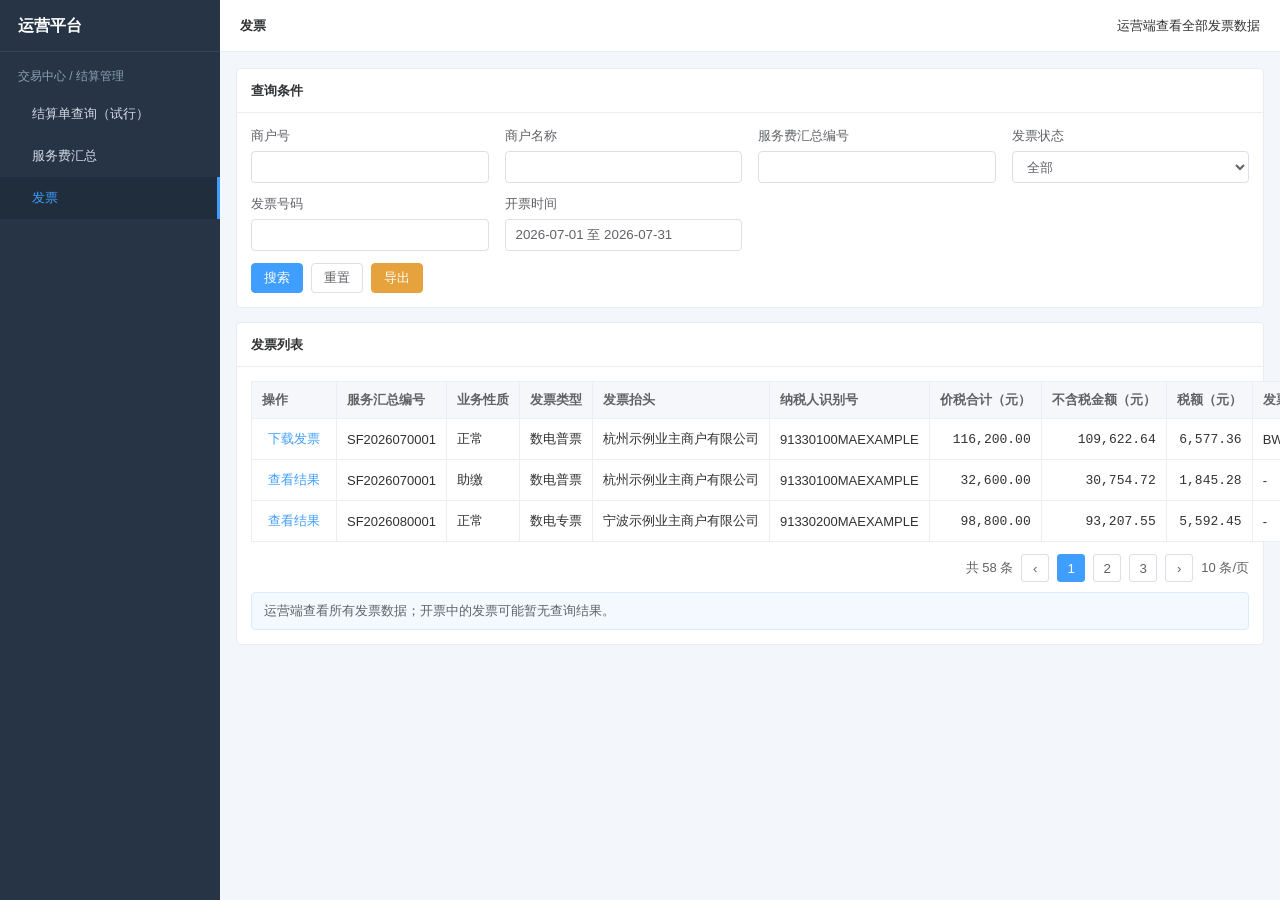
<file: 2-Human-Synergy-Collaboration/03-需求工作台/REQ-003 - 自动对账及线上开票/00-原始材料/线上对账与开票需求原型/prototype/manage-invoice.html>
<!doctype html>
<html lang="zh-CN">
<head>
  <meta charset="utf-8">
  <title>运营平台 - 发票</title>
  <link rel="stylesheet" href="assets/prototype.css">
  <script src="assets/prototype.js"></script>
</head>
<body>
<div class="layout">
  <aside class="sidebar">
    <div class="brand">运营平台</div>
    <div class="menu-title">交易中心 / 结算管理</div>
    <a class="menu-item" href="manage-settlement-query.html">结算单查询（试行）</a>
    <a class="menu-item" href="manage-service-fee-summary.html">服务费汇总</a>
    <a class="menu-item active" href="manage-invoice.html">发票</a>
  </aside>
  <main class="main">
    <div class="topbar"><strong>发票</strong><span>运营端查看全部发票数据</span></div>
    <div class="page">
      <div class="card">
        <div class="card-hd">查询条件</div>
        <div class="card-bd">
          <div class="form-grid">
            <div class="field"><label>商户号</label><input class="input"></div>
            <div class="field"><label>商户名称</label><input class="input"></div>
            <div class="field"><label>服务费汇总编号</label><input class="input"></div>
            <div class="field"><label>发票状态</label><select class="select"><option>全部</option><option>开票中</option><option>已开票</option><option>开票失败</option><option>部分成功</option></select></div>
            <div class="field"><label>发票号码</label><input class="input"></div>
            <div class="field"><label>开票时间</label><input class="input" value="2026-07-01 至 2026-07-31"></div>
          </div>
          <div class="toolbar"><button class="btn primary">搜索</button><button class="btn">重置</button><button class="btn warning">导出</button></div>
        </div>
      </div>
      <div class="card">
        <div class="card-hd">发票列表</div>
        <div class="card-bd">
          <table>
            <thead><tr><th>操作</th><th>服务汇总编号</th><th>业务性质</th><th>发票类型</th><th>发票抬头</th><th>纳税人识别号</th><th>价税合计（元）</th><th>不含税金额（元）</th><th>税额（元）</th><th>发票号码</th><th>开票时间</th><th>状态</th><th>失败原因</th></tr></thead>
            <tbody>
              <tr><td><button class="btn text">下载发票</button></td><td>SF2026070001</td><td>正常</td><td>数电普票</td><td>杭州示例业主商户有限公司</td><td>91330100MAEXAMPLE</td><td class="amount">116,200.00</td><td class="amount">109,622.64</td><td class="amount">6,577.36</td><td>BW202607190001</td><td>2026-07-19 10:30</td><td><span class="tag green">已开票</span></td><td>-</td></tr>
              <tr><td><button class="btn text" onclick="openDialog('resultDialog')">查看结果</button></td><td>SF2026070001</td><td>助缴</td><td>数电普票</td><td>杭州示例业主商户有限公司</td><td>91330100MAEXAMPLE</td><td class="amount">32,600.00</td><td class="amount">30,754.72</td><td class="amount">1,845.28</td><td>-</td><td>-</td><td><span class="tag red">开票失败</span></td><td>税号校验失败</td></tr>
              <tr><td><button class="btn text" onclick="openDialog('resultDialog')">查看结果</button></td><td>SF2026080001</td><td>正常</td><td>数电专票</td><td>宁波示例业主商户有限公司</td><td>91330200MAEXAMPLE</td><td class="amount">98,800.00</td><td class="amount">93,207.55</td><td class="amount">5,592.45</td><td>-</td><td>-</td><td><span class="tag orange">开票中</span></td><td>-</td></tr>
            </tbody>
          </table>
          <div class="pagination"><span>共 58 条</span><button class="page-btn">‹</button><button class="page-btn active">1</button><button class="page-btn">2</button><button class="page-btn">3</button><button class="page-btn">›</button><span>10 条/页</span></div>
          <div class="hint">运营端查看所有发票数据；开票中的发票可能暂无查询结果。</div>
        </div>
      </div>
    </div>
  </main>
</div>
<div class="dialog-mask" id="resultDialog">
  <div class="dialog">
    <div class="dialog-hd">百望查询结果 <button class="close" onclick="closeDialog('resultDialog')">×</button></div>
    <div class="dialog-bd">
      <table>
        <thead><tr><th>查询时间</th><th>请求流水号</th><th>接口结果</th><th>发票状态</th><th>失败原因/链接</th></tr></thead>
        <tbody>
          <tr><td>2026-07-19 10:00</td><td>REQ202607190002</td><td>成功返回</td><td><span class="tag orange">处理中</span></td><td>-</td></tr>
          <tr><td>2026-07-19 10:30</td><td>REQ202607190002</td><td>成功返回</td><td><span class="tag red">明确失败</span></td><td>税号校验失败</td></tr>
        </tbody>
      </table>
      <div class="hint">明确成功或明确失败后停止定时查询；长期未知和接口异常暂不在系统内告警，由运维线下处理。</div>
    </div>
    <div class="dialog-ft"><button class="btn primary" onclick="closeDialog('resultDialog')">关闭</button></div>
  </div>
</div>
</body>
</html>
</file>
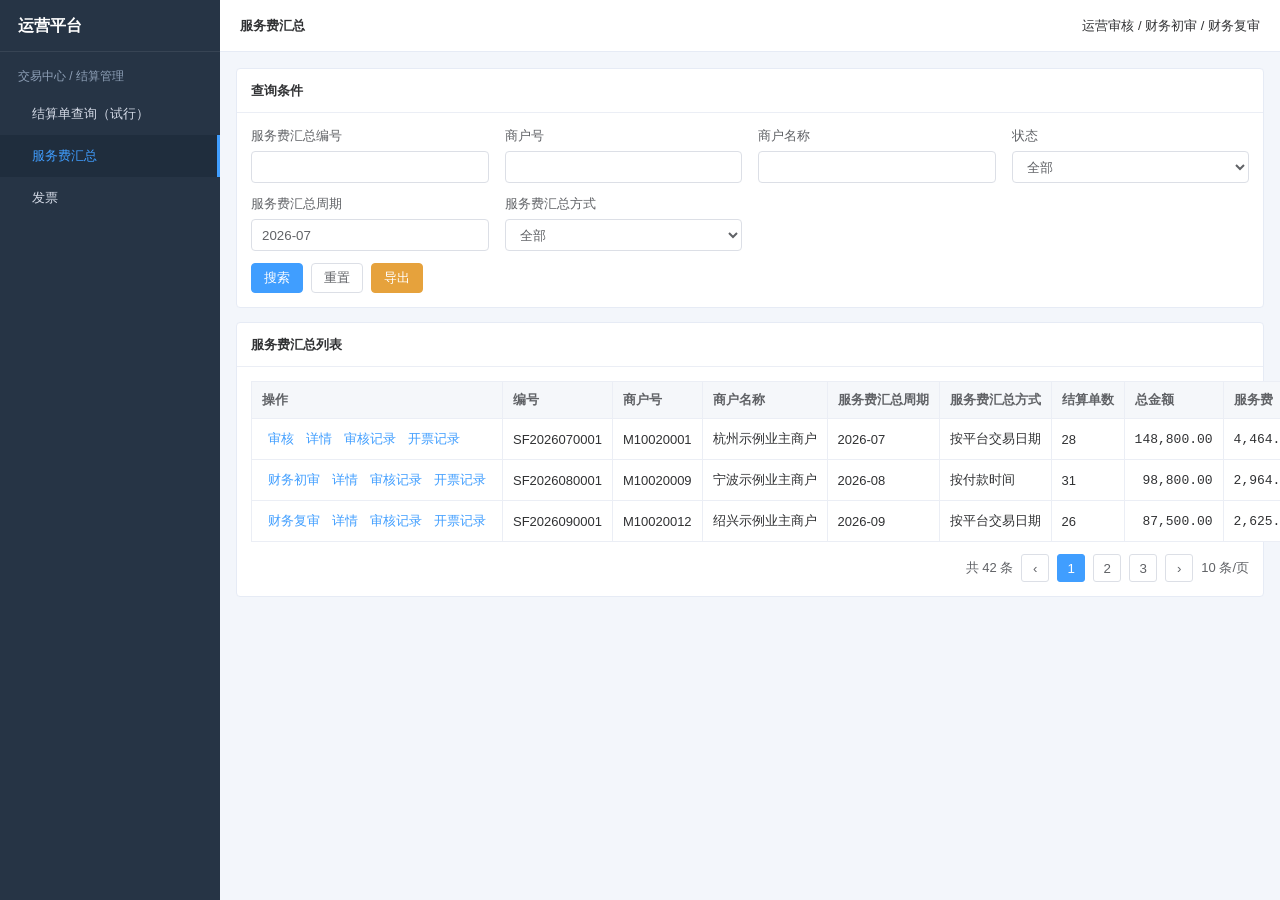
<file: 2-Human-Synergy-Collaboration/03-需求工作台/REQ-003 - 自动对账及线上开票/00-原始材料/线上对账与开票需求原型/prototype/manage-service-fee-summary.html>
<!doctype html>
<html lang="zh-CN">
<head>
  <meta charset="utf-8">
  <title>运营平台 - 服务费汇总</title>
  <link rel="stylesheet" href="assets/prototype.css">
  <script src="assets/prototype.js"></script>
</head>
<body>
<div class="layout">
  <aside class="sidebar">
    <div class="brand">运营平台</div>
    <div class="menu-title">交易中心 / 结算管理</div>
    <a class="menu-item" href="manage-settlement-query.html">结算单查询（试行）</a>
    <a class="menu-item active" href="manage-service-fee-summary.html">服务费汇总</a>
    <a class="menu-item" href="manage-invoice.html">发票</a>
  </aside>
  <main class="main">
    <div class="topbar"><strong>服务费汇总</strong><span>运营审核 / 财务初审 / 财务复审</span></div>
    <div class="page">
      <div class="card">
        <div class="card-hd">查询条件</div>
        <div class="card-bd">
          <div class="form-grid">
            <div class="field"><label>服务费汇总编号</label><input class="input"></div>
            <div class="field"><label>商户号</label><input class="input"></div>
            <div class="field"><label>商户名称</label><input class="input"></div>
            <div class="field"><label>状态</label><select class="select"><option>全部</option><option>待开票</option><option>待审核</option><option>待财务初审</option><option>待财务复审</option><option>开票中</option><option>已开票</option><option>开票失败</option><option>驳回待修改</option></select></div>
            <div class="field"><label>服务费汇总周期</label><input class="input" value="2026-07"></div>
            <div class="field"><label>服务费汇总方式</label><select class="select"><option>全部</option><option>按平台交易日期</option><option>按付款时间</option></select></div>
          </div>
          <div class="toolbar"><button class="btn primary">搜索</button><button class="btn">重置</button><button class="btn warning">导出</button></div>
        </div>
      </div>
      <div class="card">
        <div class="card-hd">服务费汇总列表</div>
        <div class="card-bd">
          <table>
            <thead><tr><th>操作</th><th>编号</th><th>商户号</th><th>商户名称</th><th>服务费汇总周期</th><th>服务费汇总方式</th><th>结算单数</th><th>总金额</th><th>服务费</th><th>状态</th><th>申请时间</th></tr></thead>
            <tbody>
              <tr><td><button class="btn text" onclick="openDialog('auditDialog')">审核</button><button class="btn text" onclick="openDialog('detailDialog')">详情</button><button class="btn text" onclick="openDialog('auditHistoryDialog')">审核记录</button><button class="btn text" onclick="openDialog('invoiceRecordDialog')">开票记录</button></td><td>SF2026070001</td><td>M10020001</td><td>杭州示例业主商户</td><td>2026-07</td><td>按平台交易日期</td><td>28</td><td class="amount">148,800.00</td><td class="amount">4,464.00</td><td><span class="tag orange">待审核</span></td><td>2026-07-20 09:30</td></tr>
              <tr><td><button class="btn text" onclick="openDialog('auditDialog')">财务初审</button><button class="btn text" onclick="openDialog('detailDialog')">详情</button><button class="btn text" onclick="openDialog('auditHistoryDialog')">审核记录</button><button class="btn text" onclick="openDialog('invoiceRecordDialog')">开票记录</button></td><td>SF2026080001</td><td>M10020009</td><td>宁波示例业主商户</td><td>2026-08</td><td>按付款时间</td><td>31</td><td class="amount">98,800.00</td><td class="amount">2,964.00</td><td><span class="tag">待财务初审</span></td><td>2026-08-18 10:42</td></tr>
              <tr><td><button class="btn text" onclick="openDialog('auditDialog')">财务复审</button><button class="btn text" onclick="openDialog('detailDialog')">详情</button><button class="btn text" onclick="openDialog('auditHistoryDialog')">审核记录</button><button class="btn text" onclick="openDialog('invoiceRecordDialog')">开票记录</button></td><td>SF2026090001</td><td>M10020012</td><td>绍兴示例业主商户</td><td>2026-09</td><td>按平台交易日期</td><td>26</td><td class="amount">87,500.00</td><td class="amount">2,625.00</td><td><span class="tag">待财务复审</span></td><td>2026-09-19 15:26</td></tr>
            </tbody>
          </table>
          <div class="pagination"><span>共 42 条</span><button class="page-btn">‹</button><button class="page-btn active">1</button><button class="page-btn">2</button><button class="page-btn">3</button><button class="page-btn">›</button><span>10 条/页</span></div>
        </div>
      </div>
    </div>
  </main>
</div>

<div class="dialog-mask" id="auditDialog">
  <div class="dialog">
    <div class="dialog-hd">审核 <button class="close" onclick="closeDialog('auditDialog')">×</button></div>
    <div class="dialog-bd">
      <div class="form-grid">
        <div class="field"><label>审核结果</label><select class="select"><option>通过</option><option>驳回</option></select></div>
        <div class="field" style="grid-column: span 3;"><label>审核意见</label><input class="input" value="资料无误，同意提交下一环节"></div>
      </div>
    </div>
    <div class="dialog-ft"><button class="btn" onclick="closeDialog('auditDialog')">取消</button><button class="btn primary" onclick="toast('审核结果已提交')">提交</button></div>
  </div>
</div>

<div class="dialog-mask" id="detailDialog">
  <div class="dialog">
    <div class="dialog-hd">服务费汇总详情 <button class="close" onclick="closeDialog('detailDialog')">×</button></div>
    <div class="dialog-bd">
      <div class="stats">
        <div class="stat">服务费汇总周期<div class="num">2026-07</div></div>
        <div class="stat">结算单数量<div class="num">28</div></div>
        <div class="stat">结算总金额（元）<div class="num">148,800.00</div></div>
        <div class="stat">服务费金额（元）<div class="num">4,464.00</div></div>
      </div>
      <table>
        <thead><tr><th>商户号</th><th>商户名称</th><th>商户类型</th><th>门店编号</th><th>门店名称</th><th>业务性质</th><th>结算日期</th><th>结算单号</th><th>结算笔数</th><th>结算总金额（元）</th><th>付款状态</th><th>付款时间</th><th>平台交易日期</th><th>服务费（元）</th></tr></thead>
        <tbody>
          <tr><td>M10020001</td><td>杭州示例业主商户</td><td>业主</td><td>S01001</td><td>西湖银泰停车场</td><td>正常</td><td>2026-07-02</td><td>SD202607010001</td><td>146</td><td class="amount">12,860.00</td><td><span class="tag green">成功</span></td><td>2026-07-05 10:20:11</td><td>2026-07-01</td><td class="amount">385.80</td></tr>
          <tr><td>M10020001</td><td>杭州示例业主商户</td><td>业主</td><td>S01002</td><td>西溪园区停车场</td><td>助缴</td><td>2026-07-03</td><td>SD202607020018</td><td>88</td><td class="amount">8,600.00</td><td><span class="tag green">成功</span></td><td>2026-07-06 14:08:32</td><td>2026-07-02</td><td class="amount">258.00</td></tr>
        </tbody>
      </table>
    </div>
    <div class="dialog-ft"><button class="btn primary" onclick="closeDialog('detailDialog')">关闭</button></div>
  </div>
</div>

<div class="dialog-mask" id="auditHistoryDialog">
  <div class="dialog">
    <div class="dialog-hd">审核记录 <button class="close" onclick="closeDialog('auditHistoryDialog')">×</button></div>
    <div class="dialog-bd">
      <div class="audit-flow">
        <div class="audit-step done">
          <div class="audit-dot">✓</div>
          <div class="audit-main">
            <div class="audit-title"><span class="step-no">第1步</span><strong>生成服务费汇总</strong><span class="tag green">成功</span></div>
            <div class="audit-card"><span class="tag">商户</span> 操作人：user20260609&nbsp;&nbsp;时间：2026-07-18 16:22:10<br>状态流转：- -> 待开票<br>处理结果：生成服务费汇总</div>
          </div>
        </div>
        <div class="audit-step done">
          <div class="audit-dot">✓</div>
          <div class="audit-main">
            <div class="audit-title"><span class="step-no">第2步</span><strong>提交审核</strong><span class="tag green">成功</span></div>
            <div class="audit-card"><span class="tag">商户</span> 操作人：user20260609&nbsp;&nbsp;时间：2026-07-20 09:30:00<br>状态流转：待开票 -> 待审核<br>处理结果：提交开票申请</div>
          </div>
        </div>
        <div class="audit-step done">
          <div class="audit-dot">✓</div>
          <div class="audit-main">
            <div class="audit-title"><span class="step-no">第3步</span><strong>运营审核通过</strong><span class="tag green">成功</span></div>
            <div class="audit-card"><span class="tag">运营</span> 操作人：admin&nbsp;&nbsp;时间：2026-07-20 10:12:30<br>状态流转：待审核 -> 待财务初审<br>处理结果：审核通过</div>
          </div>
        </div>
        <div class="audit-step">
          <div class="audit-dot">4</div>
          <div class="audit-main">
            <div class="audit-title"><span class="step-no">第4步</span><strong>财务初审</strong><span class="tag orange">待处理</span></div>
            <div class="audit-card">当前节点待财务人员处理。</div>
          </div>
        </div>
      </div>
    </div>
    <div class="dialog-ft"><button class="btn primary" onclick="closeDialog('auditHistoryDialog')">关闭</button></div>
  </div>
</div>

<div class="dialog-mask" id="invoiceRecordDialog">
  <div class="dialog">
    <div class="dialog-hd">开票记录 <button class="close" onclick="closeDialog('invoiceRecordDialog')">×</button></div>
    <div class="dialog-bd">
      <table>
        <thead><tr><th>提交时间</th><th>业务性质</th><th>发票类型</th><th>发票抬头</th><th>纳税人识别号</th><th>价税合计（元）</th><th>不含税金额（元）</th><th>税额（元）</th><th>状态</th></tr></thead>
        <tbody>
          <tr><td>2026-07-20 09:30</td><td>正常</td><td>数电普票</td><td>杭州示例业主商户有限公司</td><td>91330100MAEXAMPLE</td><td class="amount">116,200.00</td><td class="amount">109,622.64</td><td class="amount">6,577.36</td><td><span class="tag orange">待审核</span></td></tr>
          <tr><td>2026-07-20 09:30</td><td>助缴</td><td>数电专票</td><td>杭州示例业主商户有限公司</td><td>91330100MAEXAMPLE</td><td class="amount">32,600.00</td><td class="amount">30,754.72</td><td class="amount">1,845.28</td><td><span class="tag orange">待审核</span></td></tr>
        </tbody>
      </table>
    </div>
    <div class="dialog-ft"><button class="btn primary" onclick="closeDialog('invoiceRecordDialog')">关闭</button></div>
  </div>
</div>
</body>
</html>
</file>
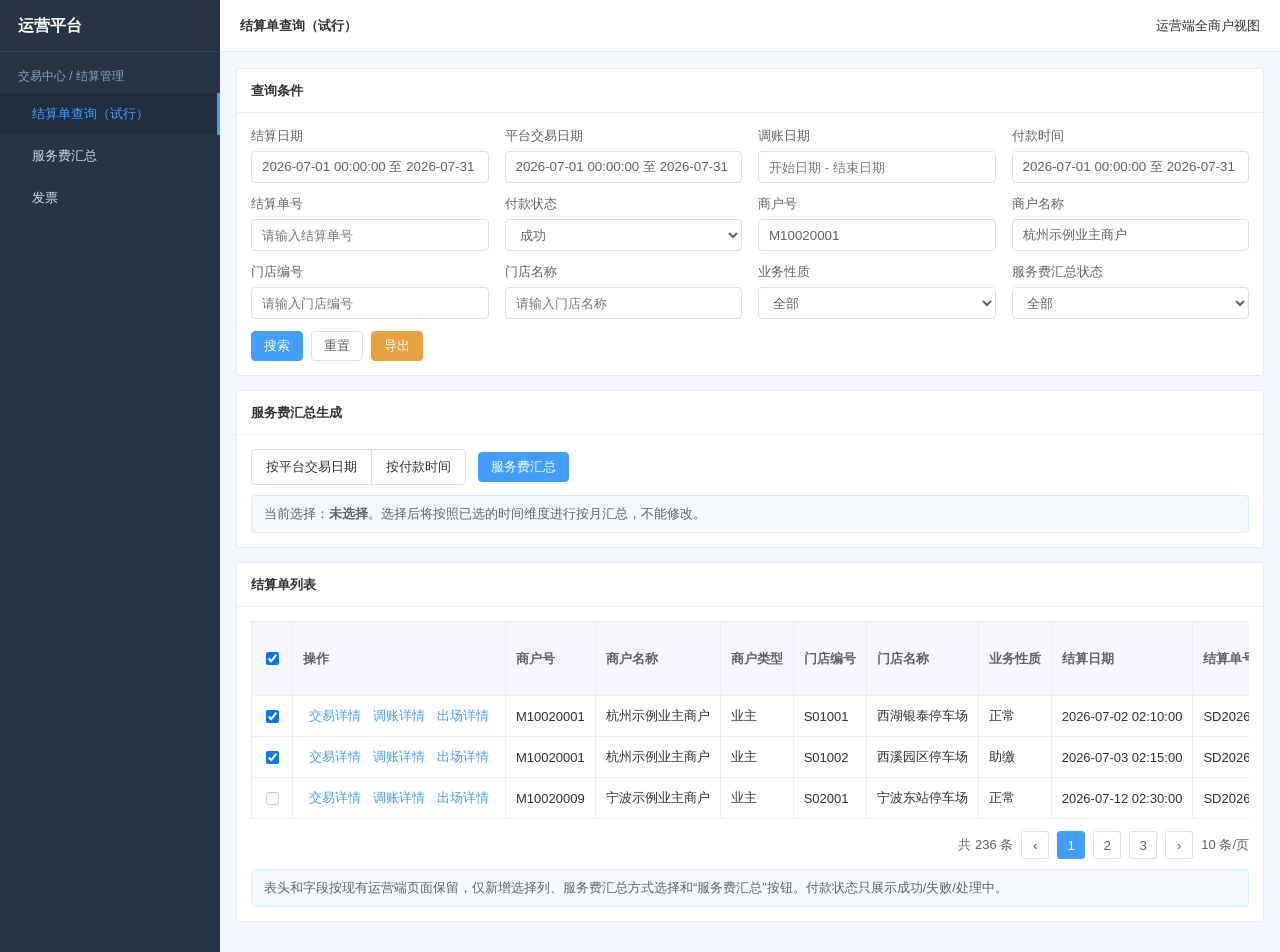
<file: 2-Human-Synergy-Collaboration/03-需求工作台/REQ-003 - 自动对账及线上开票/00-原始材料/线上对账与开票需求原型/prototype/manage-settlement-query.html>
<!doctype html>
<html lang="zh-CN">
<head>
  <meta charset="utf-8">
  <title>运营平台 - 结算单查询（试行）</title>
  <link rel="stylesheet" href="assets/prototype.css">
  <script src="assets/prototype.js"></script>
</head>
<body>
<div class="layout">
  <aside class="sidebar">
    <div class="brand">运营平台</div>
    <div class="menu-title">交易中心 / 结算管理</div>
    <a class="menu-item active" href="manage-settlement-query.html">结算单查询（试行）</a>
    <a class="menu-item" href="manage-service-fee-summary.html">服务费汇总</a>
    <a class="menu-item" href="manage-invoice.html">发票</a>
  </aside>
  <main class="main">
    <div class="topbar">
      <strong>结算单查询（试行）</strong>
      <span>运营端全商户视图</span>
    </div>
    <div class="page">
      <div class="card">
        <div class="card-hd">查询条件</div>
        <div class="card-bd">
          <div class="form-grid">
            <div class="field"><label>结算日期</label><input class="input" value="2026-07-01 00:00:00 至 2026-07-31 23:59:59"></div>
            <div class="field"><label>平台交易日期</label><input id="manageTransDate" class="input" value="2026-07-01 00:00:00 至 2026-07-31 23:59:59"></div>
            <div class="field"><label>调账日期</label><input class="input" placeholder="开始日期 - 结束日期"></div>
            <div class="field"><label>付款时间</label><input id="managePayTime" class="input" value="2026-07-01 00:00:00 至 2026-07-31 23:59:59"></div>
            <div class="field"><label>结算单号</label><input class="input" placeholder="请输入结算单号"></div>
            <div class="field"><label>付款状态</label><select class="select"><option>成功</option><option>失败</option><option>处理中</option></select></div>
            <div class="field"><label>商户号</label><input class="input" value="M10020001"></div>
            <div class="field"><label>商户名称</label><input class="input" value="杭州示例业主商户"></div>
            <div class="field"><label>门店编号</label><input class="input" placeholder="请输入门店编号"></div>
            <div class="field"><label>门店名称</label><input class="input" placeholder="请输入门店名称"></div>
            <div class="field"><label>业务性质</label><select class="select"><option>全部</option><option>正常</option><option>助缴</option></select></div>
            <div class="field"><label>服务费汇总状态</label><select class="select"><option>全部</option><option>待汇总</option><option>已汇总</option></select></div>
          </div>
          <div class="toolbar">
            <button class="btn primary">搜索</button>
            <button class="btn">重置</button>
            <button class="btn warning">导出</button>
          </div>
        </div>
      </div>

      <div class="card">
        <div class="card-hd">服务费汇总生成</div>
        <div class="card-bd">
          <div class="radio-group">
            <div class="radio" onclick="selectSummaryMode(this,'manageModeText','按平台交易日期','manageModeDialog','manageTransDate','managePayTime')">按平台交易日期</div>
            <div class="radio" onclick="selectSummaryMode(this,'manageModeText','按付款时间','manageModeDialog','managePayTime','manageTransDate')">按付款时间</div>
          </div>
          <button class="btn primary" style="margin-left:8px;" onclick="openSummaryIfMode('manageModeText','summaryDialog')">服务费汇总</button>
          <div class="hint">当前选择：<strong id="manageModeText">未选择</strong>。<span id="manageLockedModeText">选择后将按照已选的时间维度进行按月汇总，不能修改。</span></div>
        </div>
      </div>

      <div class="card">
        <div class="card-hd">结算单列表</div>
        <div class="card-bd">
          <div class="table-scroll">
            <table>
              <thead>
                <tr>
                  <th rowspan="2"><input type="checkbox" checked></th>
                  <th rowspan="2">操作</th>
                  <th rowspan="2">商户号</th>
                  <th rowspan="2">商户名称</th>
                  <th rowspan="2">商户类型</th>
                  <th rowspan="2">门店编号</th>
                  <th rowspan="2">门店名称</th>
                  <th rowspan="2">业务性质</th>
                  <th rowspan="2">结算日期</th>
                  <th rowspan="2">结算单号</th>
                  <th colspan="4">结算信息</th>
                  <th colspan="7">平台交易信息</th>
                  <th colspan="7">调账信息</th>
                  <th rowspan="2">服务费汇总状态</th>
                  <th rowspan="2">服务费汇总时间</th>
                  <th rowspan="2">服务费汇总操作人</th>
                </tr>
                <tr>
                  <th>结算笔数</th>
                  <th>结算总金额（元）</th>
                  <th>付款状态</th>
                  <th>付款时间</th>
                  <th>平台交易日期</th>
                  <th>交易笔数</th>
                  <th>交易总金额（元）</th>
                  <th>手续费1（元）</th>
                  <th>手续费2（元）</th>
                  <th>手续费3（元）</th>
                  <th>交易结算金额（元）</th>
                  <th>调账日期</th>
                  <th>调账笔数</th>
                  <th>调账总金额（元）</th>
                  <th>手续费1（元）</th>
                  <th>手续费2（元）</th>
                  <th>手续费3（元）</th>
                  <th>调账结算金额（元）</th>
                </tr>
              </thead>
              <tbody>
                <tr>
                  <td><input type="checkbox" checked></td>
                  <td><button class="btn text">交易详情</button><button class="btn text">调账详情</button><button class="btn text">出场详情</button></td>
                  <td>M10020001</td><td>杭州示例业主商户</td><td>业主</td><td>S01001</td><td>西湖银泰停车场</td><td>正常</td><td>2026-07-02 02:10:00</td><td>SD202607010001</td>
                  <td class="amount">146</td><td class="amount">12,860.00</td><td><span class="tag green">成功</span></td><td>2026-07-05 10:20:11</td>
                  <td>2026-07-01</td><td class="amount">146</td><td class="amount">13,400.00</td><td class="amount">120.00</td><td class="amount">80.00</td><td class="amount">185.80</td><td class="amount">12,860.00</td>
                  <td>2026-07-01</td><td class="amount">2</td><td class="amount">-60.00</td><td class="amount">0.60</td><td class="amount">0.40</td><td class="amount">0.80</td><td class="amount">-60.00</td>
                  <td><span class="tag orange">待汇总</span></td><td>-</td><td>-</td>
                </tr>
                <tr>
                  <td><input type="checkbox" checked></td>
                  <td><button class="btn text">交易详情</button><button class="btn text">调账详情</button><button class="btn text">出场详情</button></td>
                  <td>M10020001</td><td>杭州示例业主商户</td><td>业主</td><td>S01002</td><td>西溪园区停车场</td><td>助缴</td><td>2026-07-03 02:15:00</td><td>SD202607020018</td>
                  <td class="amount">88</td><td class="amount">8,600.00</td><td><span class="tag green">成功</span></td><td>2026-07-06 14:08:32</td>
                  <td>2026-07-02</td><td class="amount">88</td><td class="amount">8,900.00</td><td class="amount">70.00</td><td class="amount">55.00</td><td class="amount">133.00</td><td class="amount">8,600.00</td>
                  <td>2026-07-02</td><td class="amount">0</td><td class="amount">0.00</td><td class="amount">0.00</td><td class="amount">0.00</td><td class="amount">0.00</td><td class="amount">0.00</td>
                  <td><span class="tag orange">待汇总</span></td><td>-</td><td>-</td>
                </tr>
                <tr>
                  <td><input type="checkbox" disabled></td>
                  <td><button class="btn text">交易详情</button><button class="btn text">调账详情</button><button class="btn text">出场详情</button></td>
                  <td>M10020009</td><td>宁波示例业主商户</td><td>业主</td><td>S02001</td><td>宁波东站停车场</td><td>正常</td><td>2026-07-12 02:30:00</td><td>SD202607110078</td>
                  <td class="amount">64</td><td class="amount">6,400.00</td><td><span class="tag green">成功</span></td><td>2026-07-12 15:18:44</td>
                  <td>2026-07-11</td><td class="amount">64</td><td class="amount">6,500.00</td><td class="amount">60.00</td><td class="amount">45.00</td><td class="amount">87.00</td><td class="amount">6,400.00</td>
                  <td>2026-07-11</td><td class="amount">1</td><td class="amount">-30.00</td><td class="amount">0.30</td><td class="amount">0.20</td><td class="amount">0.40</td><td class="amount">-30.00</td>
                  <td><span class="tag green">已汇总</span></td><td>2026-07-13 09:40:00</td><td>运营A</td>
                </tr>
              </tbody>
            </table>
          </div>
          <div class="pagination"><span>共 236 条</span><button class="page-btn">‹</button><button class="page-btn active">1</button><button class="page-btn">2</button><button class="page-btn">3</button><button class="page-btn">›</button><span>10 条/页</span></div>
          <div class="hint">表头和字段按现有运营端页面保留，仅新增选择列、服务费汇总方式选择和“服务费汇总”按钮。付款状态只展示成功/失败/处理中。</div>
        </div>
      </div>
    </div>
  </main>
</div>

<div class="dialog-mask" id="summaryDialog">
  <div class="dialog">
    <div class="dialog-hd">生成服务费汇总 <button class="close" onclick="closeDialog('summaryDialog')">×</button></div>
    <div class="dialog-bd">
      <div class="stats">
        <div class="stat">选中结算单<div class="num">2</div></div>
        <div class="stat">服务费汇总周期<div class="num">2026-07</div></div>
        <div class="stat">结算总金额<div class="num">21,460.00</div></div>
        <div class="stat">服务费<div class="num">645.60</div></div>
      </div>
    </div>
    <div class="dialog-ft">
      <button class="btn" onclick="closeDialog('summaryDialog')">取消</button>
      <button class="btn primary" onclick="toast('已生成服务费汇总')">确认生成</button>
    </div>
  </div>
</div>

<div class="dialog-mask" id="manageModeDialog">
  <div class="dialog">
    <div class="dialog-hd">确认服务费汇总方式 <button class="close" onclick="closeDialog('manageModeDialog')">×</button></div>
    <div class="dialog-bd">
      <p class="dialog-text">确认按当前选择方式进行服务费汇总？确认后将按照已选的时间维度按月汇总，不能修改。</p>
    </div>
    <div class="dialog-ft">
      <button class="btn" onclick="closeDialog('manageModeDialog')">取消</button>
      <button class="btn primary" onclick="confirmMode('manageModeDialog','manageLockedModeText','manageModeText')">确认</button>
    </div>
  </div>
</div>
</body>
</html>
</file>
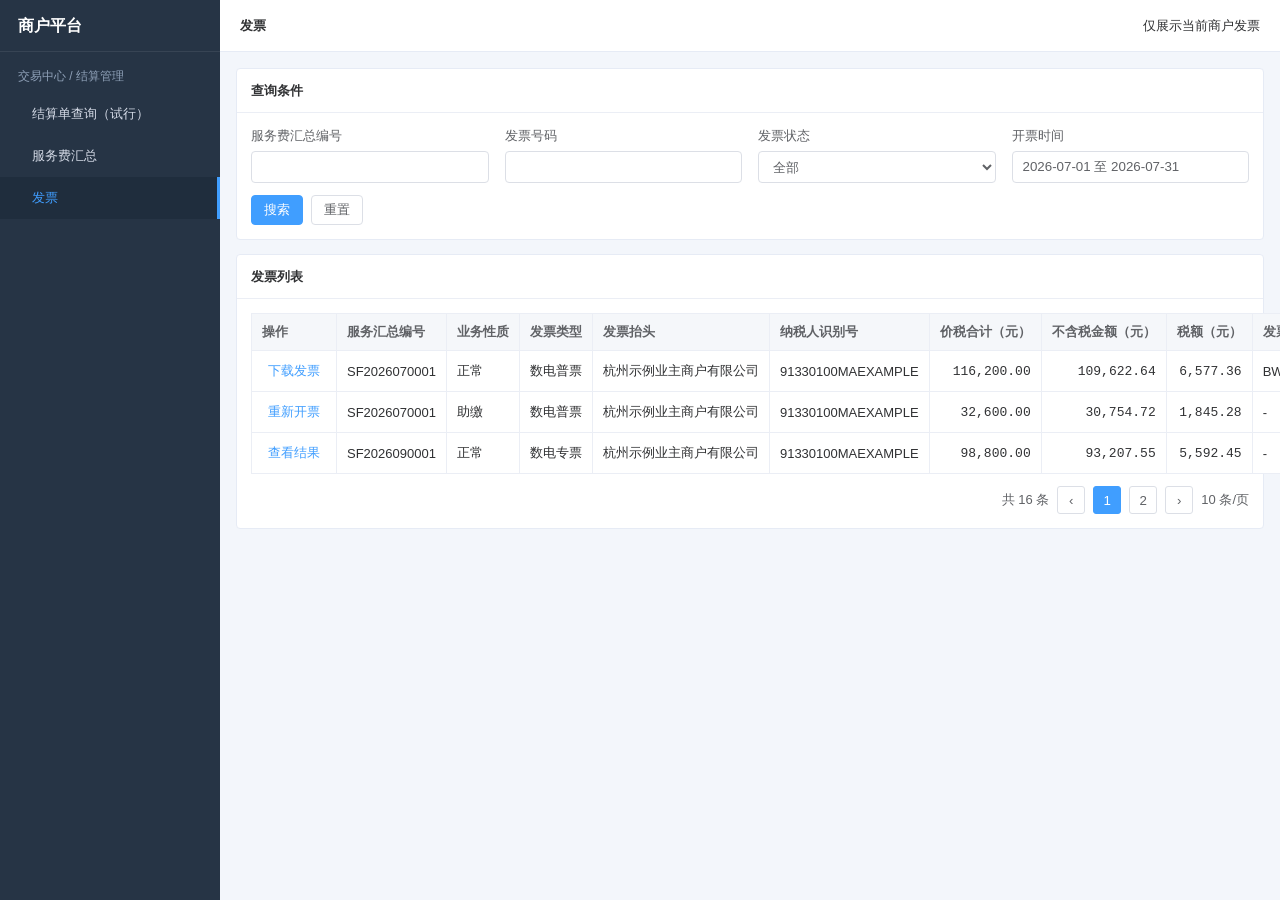
<file: 2-Human-Synergy-Collaboration/03-需求工作台/REQ-003 - 自动对账及线上开票/00-原始材料/线上对账与开票需求原型/prototype/merchant-invoice.html>
<!doctype html>
<html lang="zh-CN">
<head>
  <meta charset="utf-8">
  <title>商户平台 - 发票</title>
  <link rel="stylesheet" href="assets/prototype.css">
  <script src="assets/prototype.js"></script>
</head>
<body>
<div class="layout">
  <aside class="sidebar">
    <div class="brand">商户平台</div>
    <div class="menu-title">交易中心 / 结算管理</div>
    <a class="menu-item" href="merchant-settlement-query.html">结算单查询（试行）</a>
    <a class="menu-item" href="merchant-service-fee-summary.html">服务费汇总</a>
    <a class="menu-item active" href="merchant-invoice.html">发票</a>
  </aside>
  <main class="main">
    <div class="topbar"><strong>发票</strong><span>仅展示当前商户发票</span></div>
    <div class="page">
      <div class="card">
        <div class="card-hd">查询条件</div>
        <div class="card-bd">
          <div class="form-grid">
            <div class="field"><label>服务费汇总编号</label><input class="input"></div>
            <div class="field"><label>发票号码</label><input class="input"></div>
            <div class="field"><label>发票状态</label><select class="select"><option>全部</option><option>开票中</option><option>已开票</option><option>开票失败</option></select></div>
            <div class="field"><label>开票时间</label><input class="input" value="2026-07-01 至 2026-07-31"></div>
          </div>
          <div class="toolbar"><button class="btn primary">搜索</button><button class="btn">重置</button></div>
        </div>
      </div>
      <div class="card">
        <div class="card-hd">发票列表</div>
        <div class="card-bd">
          <table>
            <thead><tr><th>操作</th><th>服务汇总编号</th><th>业务性质</th><th>发票类型</th><th>发票抬头</th><th>纳税人识别号</th><th>价税合计（元）</th><th>不含税金额（元）</th><th>税额（元）</th><th>发票号码</th><th>开票时间</th><th>状态</th><th>失败原因</th></tr></thead>
            <tbody>
              <tr><td><button class="btn text">下载发票</button></td><td>SF2026070001</td><td>正常</td><td>数电普票</td><td>杭州示例业主商户有限公司</td><td>91330100MAEXAMPLE</td><td class="amount">116,200.00</td><td class="amount">109,622.64</td><td class="amount">6,577.36</td><td>BW202607190001</td><td>2026-07-19 10:30</td><td><span class="tag green">已开票</span></td><td>-</td></tr>
              <tr><td><button class="btn text" onclick="openDialog('reopenDialog')">重新开票</button></td><td>SF2026070001</td><td>助缴</td><td>数电普票</td><td>杭州示例业主商户有限公司</td><td>91330100MAEXAMPLE</td><td class="amount">32,600.00</td><td class="amount">30,754.72</td><td class="amount">1,845.28</td><td>-</td><td>-</td><td><span class="tag red">开票失败</span></td><td>税号校验失败</td></tr>
              <tr><td><button class="btn text" onclick="openDialog('resultDialog')">查看结果</button></td><td>SF2026090001</td><td>正常</td><td>数电专票</td><td>杭州示例业主商户有限公司</td><td>91330100MAEXAMPLE</td><td class="amount">98,800.00</td><td class="amount">93,207.55</td><td class="amount">5,592.45</td><td>-</td><td>-</td><td><span class="tag orange">开票中</span></td><td>-</td></tr>
            </tbody>
          </table>
          <div class="pagination"><span>共 16 条</span><button class="page-btn">‹</button><button class="page-btn active">1</button><button class="page-btn">2</button><button class="page-btn">›</button><span>10 条/页</span></div>
        </div>
      </div>
    </div>
  </main>
</div>

<div class="dialog-mask" id="resultDialog">
  <div class="dialog">
    <div class="dialog-hd">开票结果 <button class="close" onclick="closeDialog('resultDialog')">×</button></div>
    <div class="dialog-bd">
      <table>
        <thead><tr><th>查询时间</th><th>请求流水号</th><th>接口结果</th><th>发票状态</th><th>失败原因/链接</th></tr></thead>
        <tbody>
          <tr><td colspan="5" style="text-align:center;color:#909399;">暂无查询结果</td></tr>
        </tbody>
      </table>
    </div>
    <div class="dialog-ft"><button class="btn primary" onclick="closeDialog('resultDialog')">关闭</button></div>
  </div>
</div>

<div class="dialog-mask" id="reopenDialog">
  <div class="dialog">
    <div class="dialog-hd">重新开票 <button class="close" onclick="closeDialog('reopenDialog')">×</button></div>
    <div class="dialog-bd">
      <p class="dialog-text">是否确认重新开票？</p>
    </div>
    <div class="dialog-ft"><button class="btn" onclick="closeDialog('reopenDialog')">取消</button><button class="btn primary" onclick="toast('已提交重新开票')">确认</button></div>
  </div>
</div>
</body>
</html>
</file>
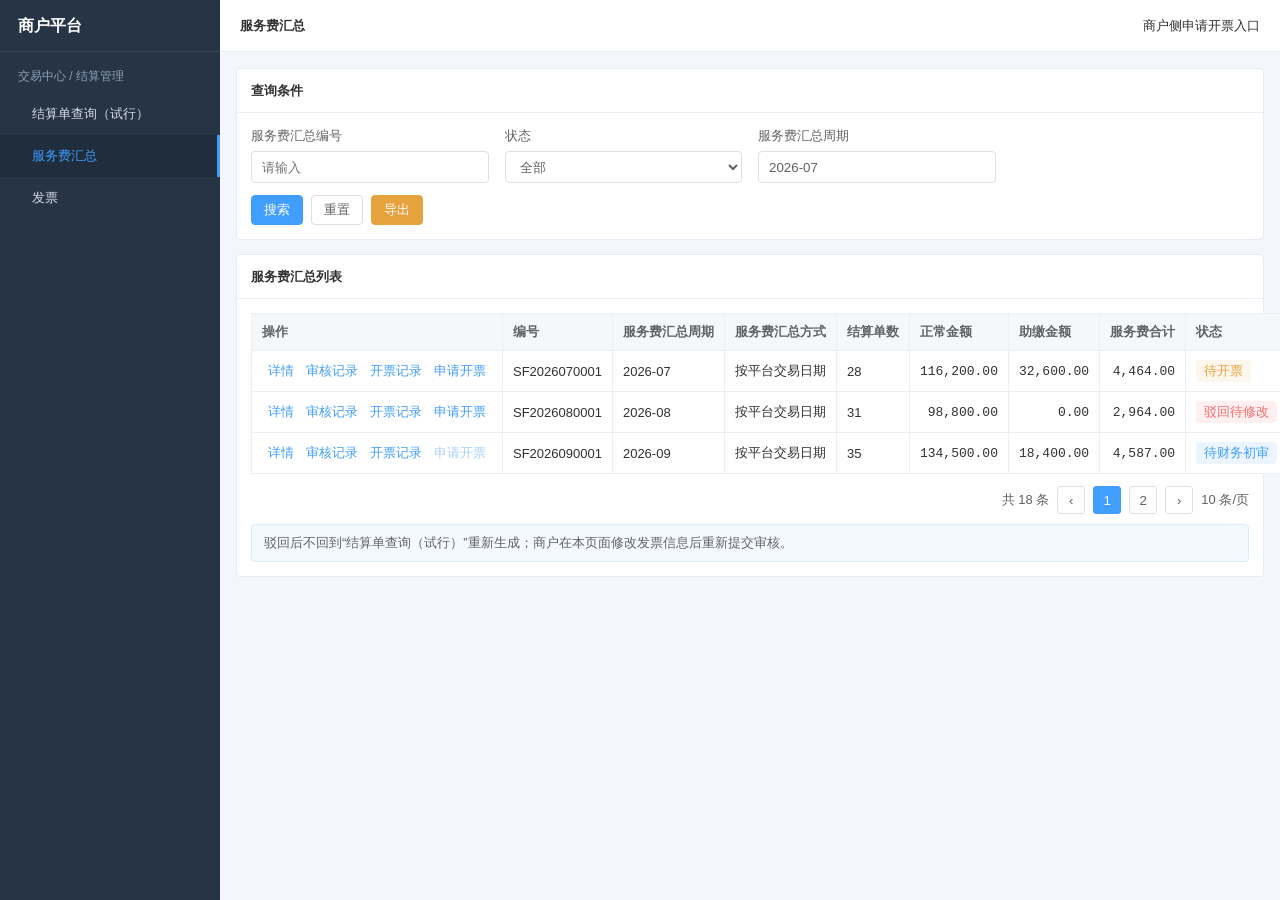
<file: 2-Human-Synergy-Collaboration/03-需求工作台/REQ-003 - 自动对账及线上开票/00-原始材料/线上对账与开票需求原型/prototype/merchant-service-fee-summary.html>
<!doctype html>
<html lang="zh-CN">
<head>
  <meta charset="utf-8">
  <title>商户平台 - 服务费汇总</title>
  <link rel="stylesheet" href="assets/prototype.css">
  <script src="assets/prototype.js"></script>
</head>
<body>
<div class="layout">
  <aside class="sidebar">
    <div class="brand">商户平台</div>
    <div class="menu-title">交易中心 / 结算管理</div>
    <a class="menu-item" href="merchant-settlement-query.html">结算单查询（试行）</a>
    <a class="menu-item active" href="merchant-service-fee-summary.html">服务费汇总</a>
    <a class="menu-item" href="merchant-invoice.html">发票</a>
  </aside>
  <main class="main">
    <div class="topbar"><strong>服务费汇总</strong><span>商户侧申请开票入口</span></div>
    <div class="page">
      <div class="card">
        <div class="card-hd">查询条件</div>
        <div class="card-bd">
          <div class="form-grid">
            <div class="field"><label>服务费汇总编号</label><input class="input" placeholder="请输入"></div>
            <div class="field"><label>状态</label><select class="select"><option>全部</option><option>待开票</option><option>待审核</option><option>待财务初审</option><option>待财务复审</option><option>开票中</option><option>已开票</option><option>开票失败</option><option>驳回待修改</option></select></div>
            <div class="field"><label>服务费汇总周期</label><input class="input" value="2026-07"></div>
          </div>
          <div class="toolbar"><button class="btn primary">搜索</button><button class="btn">重置</button><button class="btn warning">导出</button></div>
        </div>
      </div>

      <div class="card">
        <div class="card-hd">服务费汇总列表</div>
        <div class="card-bd">
          <table>
            <thead>
              <tr><th>操作</th><th>编号</th><th>服务费汇总周期</th><th>服务费汇总方式</th><th>结算单数</th><th>正常金额</th><th>助缴金额</th><th>服务费合计</th><th>状态</th></tr>
            </thead>
            <tbody>
              <tr>
                <td><button class="btn text" onclick="openDialog('detailDialog')">详情</button><button class="btn text" onclick="openDialog('auditHistoryDialog')">审核记录</button><button class="btn text" onclick="openDialog('invoiceRecordDialog')">开票记录</button><button class="btn text" onclick="openDialog('applyDialog')">申请开票</button></td>
                <td>SF2026070001</td><td>2026-07</td><td>按平台交易日期</td><td>28</td><td class="amount">116,200.00</td><td class="amount">32,600.00</td><td class="amount">4,464.00</td><td><span class="tag orange">待开票</span></td>
              </tr>
              <tr>
                <td><button class="btn text" onclick="openDialog('detailDialog')">详情</button><button class="btn text" onclick="openDialog('auditHistoryDialog')">审核记录</button><button class="btn text" onclick="openDialog('invoiceRecordDialog')">开票记录</button><button class="btn text" onclick="openDialog('applyDialog')">申请开票</button></td>
                <td>SF2026080001</td><td>2026-08</td><td>按平台交易日期</td><td>31</td><td class="amount">98,800.00</td><td class="amount">0.00</td><td class="amount">2,964.00</td><td><span class="tag red">驳回待修改</span></td>
              </tr>
              <tr>
                <td><button class="btn text" onclick="openDialog('detailDialog')">详情</button><button class="btn text" onclick="openDialog('auditHistoryDialog')">审核记录</button><button class="btn text" onclick="openDialog('invoiceRecordDialog')">开票记录</button><button class="btn text" disabled>申请开票</button></td>
                <td>SF2026090001</td><td>2026-09</td><td>按平台交易日期</td><td>35</td><td class="amount">134,500.00</td><td class="amount">18,400.00</td><td class="amount">4,587.00</td><td><span class="tag">待财务初审</span></td>
              </tr>
            </tbody>
          </table>
          <div class="pagination"><span>共 18 条</span><button class="page-btn">‹</button><button class="page-btn active">1</button><button class="page-btn">2</button><button class="page-btn">›</button><span>10 条/页</span></div>
          <div class="hint">驳回后不回到“结算单查询（试行）”重新生成；商户在本页面修改发票信息后重新提交审核。</div>
        </div>
      </div>
    </div>
  </main>
</div>

<div class="dialog-mask" id="applyDialog">
  <div class="dialog">
    <div class="dialog-hd">申请开票 <button class="close" onclick="closeDialog('applyDialog')">×</button></div>
    <div class="dialog-bd">
      <div class="stats stats-5">
        <div class="stat">已选择结算单数量<div class="num">28</div></div>
        <div class="stat">可开票金额（元）<div class="num">148,800.00</div></div>
        <div class="stat">服务费汇总方式<div class="num">平台交易日期</div></div>
        <div class="stat">服务费汇总周期<div class="num">2026-07</div></div>
        <div class="stat">单月开票数量<div class="num">2</div></div>
      </div>
      <div class="hint">正常业务最多 2 张，助缴业务最多 2 张。价税合计总和必须等于可开票金额。</div>
      <div class="toolbar"><button class="btn primary" onclick="toast('已添加发票信息')">添加发票</button></div>
      <table>
        <thead><tr><th>业务性质</th><th>发票抬头</th><th>发票类型</th><th>纳税人识别号</th><th>价税合计</th><th>不含税金额</th><th>税额</th><th>操作</th></tr></thead>
        <tbody>
          <tr><td><select class="select"><option>正常</option><option>助缴</option></select></td><td><select class="select"><option>杭州示例业主商户有限公司</option><option>杭州示例业主商户分公司</option></select></td><td>数电普票</td><td><input class="input" value="91330100MAEXAMPLE"></td><td><input class="input amount" value="116200.00"></td><td class="amount">109622.64</td><td class="amount">6577.36</td><td><button class="btn text" onclick="toast('删除当前发票行')">删除</button></td></tr>
          <tr><td><select class="select"><option>助缴</option><option>正常</option></select></td><td><select class="select"><option>杭州示例业主商户有限公司</option><option>杭州示例业主商户分公司</option></select></td><td>数电专票</td><td><input class="input" value="91330100MAEXAMPLE"></td><td><input class="input amount" value="32600.00"></td><td class="amount">30754.72</td><td class="amount">1845.28</td><td><button class="btn text" onclick="toast('删除当前发票行')">删除</button></td></tr>
        </tbody>
      </table>
      <div class="hint">提交后状态变为“待审核”，正式进入运营审核流程。</div>
    </div>
    <div class="dialog-ft"><button class="btn" onclick="closeDialog('applyDialog')">取消</button><button class="btn primary" onclick="toast('已提交审核，进入运营审核')">提交审核</button></div>
  </div>
</div>

<div class="dialog-mask" id="detailDialog">
  <div class="dialog">
    <div class="dialog-hd">服务费汇总详情 <button class="close" onclick="closeDialog('detailDialog')">×</button></div>
    <div class="dialog-bd">
      <div class="stats">
        <div class="stat">服务费汇总周期<div class="num">2026-07</div></div>
        <div class="stat">结算单数量<div class="num">28</div></div>
        <div class="stat">结算总金额（元）<div class="num">148,800.00</div></div>
        <div class="stat">服务费金额（元）<div class="num">4,464.00</div></div>
      </div>
      <table>
        <thead><tr><th>商户号</th><th>商户名称</th><th>商户类型</th><th>门店编号</th><th>门店名称</th><th>业务性质</th><th>结算日期</th><th>结算单号</th><th>结算笔数</th><th>结算总金额（元）</th><th>付款状态</th><th>付款时间</th><th>平台交易日期</th><th>服务费（元）</th></tr></thead>
        <tbody>
          <tr><td>M10020001</td><td>杭州示例业主商户</td><td>业主</td><td>S01001</td><td>西湖银泰停车场</td><td>正常</td><td>2026-07-02</td><td>SD202607010001</td><td>146</td><td class="amount">12,860.00</td><td><span class="tag green">成功</span></td><td>2026-07-05 10:20:11</td><td>2026-07-01</td><td class="amount">385.80</td></tr>
          <tr><td>M10020001</td><td>杭州示例业主商户</td><td>业主</td><td>S01002</td><td>西溪园区停车场</td><td>助缴</td><td>2026-07-03</td><td>SD202607020018</td><td>88</td><td class="amount">8,600.00</td><td><span class="tag green">成功</span></td><td>2026-07-06 14:08:32</td><td>2026-07-02</td><td class="amount">258.00</td></tr>
        </tbody>
      </table>
    </div>
    <div class="dialog-ft"><button class="btn primary" onclick="closeDialog('detailDialog')">关闭</button></div>
  </div>
</div>

<div class="dialog-mask" id="auditHistoryDialog">
  <div class="dialog">
    <div class="dialog-hd">审核记录 <button class="close" onclick="closeDialog('auditHistoryDialog')">×</button></div>
    <div class="dialog-bd">
      <div class="audit-flow">
        <div class="audit-step done">
          <div class="audit-dot">✓</div>
          <div class="audit-main">
            <div class="audit-title"><span class="step-no">第1步</span><strong>生成服务费汇总</strong><span class="tag green">成功</span></div>
            <div class="audit-card"><span class="tag">商户</span> 操作人：user20260609&nbsp;&nbsp;时间：2026-07-18 16:22:10<br>状态流转：- -> 待开票<br>处理结果：生成服务费汇总</div>
          </div>
        </div>
        <div class="audit-step done">
          <div class="audit-dot">✓</div>
          <div class="audit-main">
            <div class="audit-title"><span class="step-no">第2步</span><strong>提交审核</strong><span class="tag green">成功</span></div>
            <div class="audit-card"><span class="tag">商户</span> 操作人：user20260609&nbsp;&nbsp;时间：2026-07-20 09:30:00<br>状态流转：待开票 -> 待审核<br>处理结果：提交开票申请</div>
          </div>
        </div>
        <div class="audit-step">
          <div class="audit-dot">3</div>
          <div class="audit-main">
            <div class="audit-title"><span class="step-no">第3步</span><strong>运营审核</strong><span class="tag orange">待处理</span></div>
            <div class="audit-card">当前节点待运营人员处理。</div>
          </div>
        </div>
      </div>
    </div>
    <div class="dialog-ft"><button class="btn primary" onclick="closeDialog('auditHistoryDialog')">关闭</button></div>
  </div>
</div>

<div class="dialog-mask" id="invoiceRecordDialog">
  <div class="dialog">
    <div class="dialog-hd">开票记录 <button class="close" onclick="closeDialog('invoiceRecordDialog')">×</button></div>
    <div class="dialog-bd">
      <table>
        <thead><tr><th>提交时间</th><th>业务性质</th><th>发票类型</th><th>发票抬头</th><th>纳税人识别号</th><th>价税合计（元）</th><th>不含税金额（元）</th><th>税额（元）</th><th>状态</th></tr></thead>
        <tbody>
          <tr><td>2026-07-20 09:30</td><td>正常</td><td>数电普票</td><td>杭州示例业主商户有限公司</td><td>91330100MAEXAMPLE</td><td class="amount">116,200.00</td><td class="amount">109,622.64</td><td class="amount">6,577.36</td><td><span class="tag orange">待审核</span></td></tr>
          <tr><td>2026-07-20 09:30</td><td>助缴</td><td>数电专票</td><td>杭州示例业主商户有限公司</td><td>91330100MAEXAMPLE</td><td class="amount">32,600.00</td><td class="amount">30,754.72</td><td class="amount">1,845.28</td><td><span class="tag orange">待审核</span></td></tr>
        </tbody>
      </table>
    </div>
    <div class="dialog-ft"><button class="btn primary" onclick="closeDialog('invoiceRecordDialog')">关闭</button></div>
  </div>
</div>
</body>
</html>
</file>
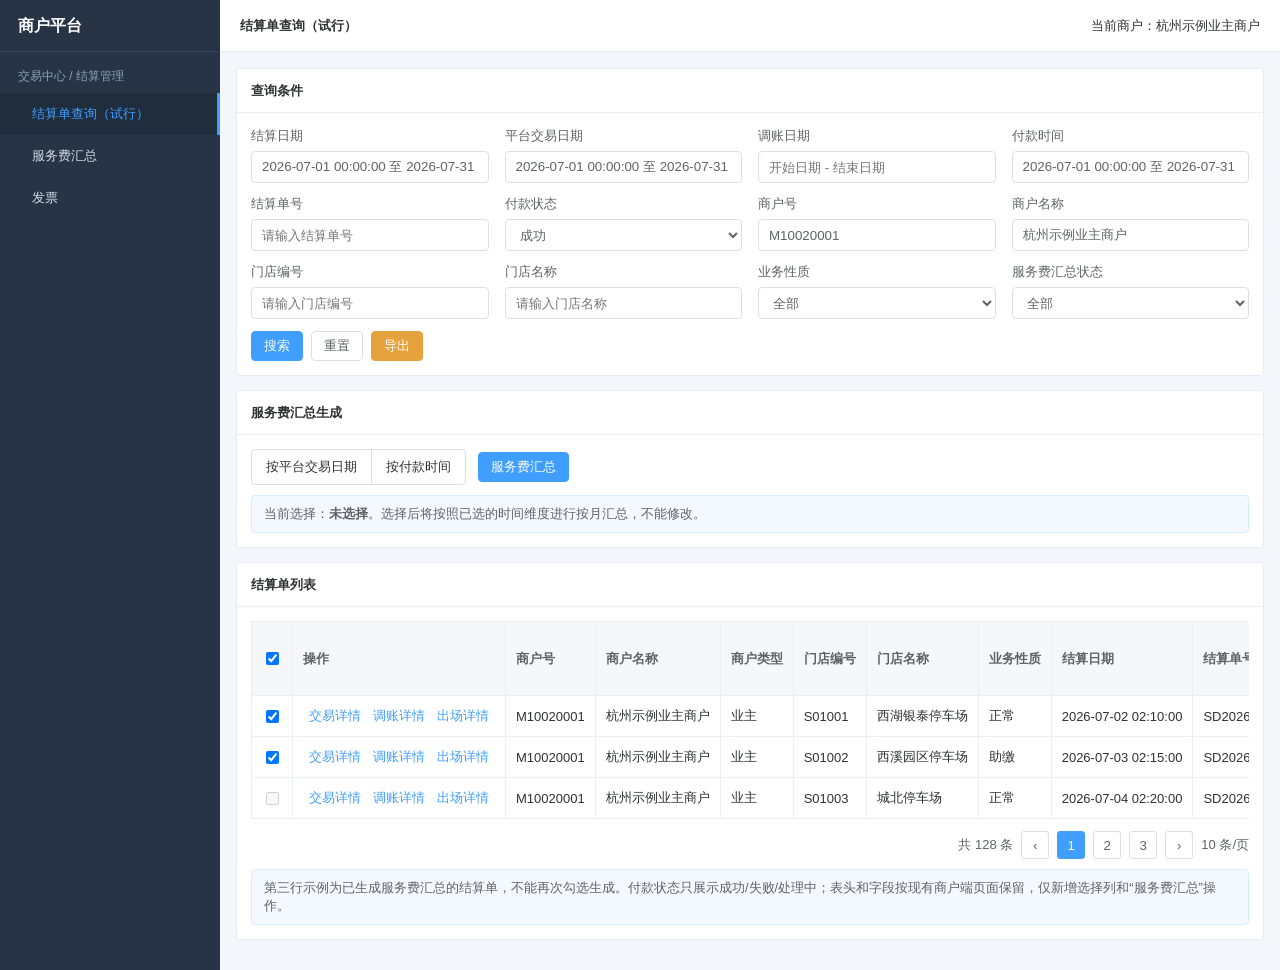
<file: 2-Human-Synergy-Collaboration/03-需求工作台/REQ-003 - 自动对账及线上开票/00-原始材料/线上对账与开票需求原型/prototype/merchant-settlement-query.html>
<!doctype html>
<html lang="zh-CN">
<head>
  <meta charset="utf-8">
  <title>商户平台 - 结算单查询（试行）</title>
  <link rel="stylesheet" href="assets/prototype.css">
  <script src="assets/prototype.js"></script>
</head>
<body>
<div class="layout">
  <aside class="sidebar">
    <div class="brand">商户平台</div>
    <div class="menu-title">交易中心 / 结算管理</div>
    <a class="menu-item active" href="merchant-settlement-query.html">结算单查询（试行）</a>
    <a class="menu-item" href="merchant-service-fee-summary.html">服务费汇总</a>
    <a class="menu-item" href="merchant-invoice.html">发票</a>
  </aside>
  <main class="main">
    <div class="topbar">
      <strong>结算单查询（试行）</strong>
      <span>当前商户：杭州示例业主商户</span>
    </div>
    <div class="page">
      <div class="card">
        <div class="card-hd">查询条件</div>
        <div class="card-bd">
          <div class="form-grid">
            <div class="field"><label>结算日期</label><input class="input" value="2026-07-01 00:00:00 至 2026-07-31 23:59:59"></div>
            <div class="field"><label>平台交易日期</label><input id="merchantTransDate" class="input" value="2026-07-01 00:00:00 至 2026-07-31 23:59:59"></div>
            <div class="field"><label>调账日期</label><input class="input" placeholder="开始日期 - 结束日期"></div>
            <div class="field"><label>付款时间</label><input id="merchantPayTime" class="input" value="2026-07-01 00:00:00 至 2026-07-31 23:59:59"></div>
            <div class="field"><label>结算单号</label><input class="input" placeholder="请输入结算单号"></div>
            <div class="field"><label>付款状态</label><select class="select"><option>成功</option><option>失败</option><option>处理中</option></select></div>
            <div class="field"><label>商户号</label><input class="input" value="M10020001"></div>
            <div class="field"><label>商户名称</label><input class="input" value="杭州示例业主商户"></div>
            <div class="field"><label>门店编号</label><input class="input" placeholder="请输入门店编号"></div>
            <div class="field"><label>门店名称</label><input class="input" placeholder="请输入门店名称"></div>
            <div class="field"><label>业务性质</label><select class="select"><option>全部</option><option>正常</option><option>助缴</option></select></div>
            <div class="field"><label>服务费汇总状态</label><select class="select"><option>全部</option><option>待汇总</option><option>已汇总</option></select></div>
          </div>
          <div class="toolbar">
            <button class="btn primary">搜索</button>
            <button class="btn">重置</button>
            <button class="btn warning">导出</button>
          </div>
        </div>
      </div>

      <div class="card">
        <div class="card-hd">服务费汇总生成</div>
        <div class="card-bd">
          <div class="radio-group">
            <div class="radio" onclick="selectSummaryMode(this,'modeText','按平台交易日期','modeDialog','merchantTransDate','merchantPayTime')">按平台交易日期</div>
            <div class="radio" onclick="selectSummaryMode(this,'modeText','按付款时间','modeDialog','merchantPayTime','merchantTransDate')">按付款时间</div>
          </div>
          <button class="btn primary" style="margin-left:8px;" onclick="openSummaryIfMode('modeText','summaryDialog')">服务费汇总</button>
          <div class="hint">当前选择：<strong id="modeText">未选择</strong>。<span id="lockedModeText">选择后将按照已选的时间维度进行按月汇总，不能修改。</span></div>
        </div>
      </div>

      <div class="card">
        <div class="card-hd">结算单列表</div>
        <div class="card-bd">
          <div class="table-scroll">
            <table>
              <thead>
                <tr>
                  <th rowspan="2"><input type="checkbox" checked></th>
                  <th rowspan="2">操作</th>
                  <th rowspan="2">商户号</th>
                  <th rowspan="2">商户名称</th>
                  <th rowspan="2">商户类型</th>
                  <th rowspan="2">门店编号</th>
                  <th rowspan="2">门店名称</th>
                  <th rowspan="2">业务性质</th>
                  <th rowspan="2">结算日期</th>
                  <th rowspan="2">结算单号</th>
                  <th colspan="4">结算信息</th>
                  <th colspan="5">平台交易信息</th>
                  <th colspan="5">调账信息</th>
                  <th rowspan="2">服务费汇总状态</th>
                  <th rowspan="2">服务费汇总时间</th>
                  <th rowspan="2">服务费汇总操作人</th>
                </tr>
                <tr>
                  <th>结算笔数</th>
                  <th>结算总金额（元）</th>
                  <th>付款状态</th>
                  <th>付款时间</th>
                  <th>平台交易日期</th>
                  <th>交易笔数</th>
                  <th>交易总金额（元）</th>
                  <th>交易结算金额（元）</th>
                  <th>手续费（元）</th>
                  <th>调账日期</th>
                  <th>调账笔数</th>
                  <th>调账总金额（元）</th>
                  <th>调账结算金额（元）</th>
                  <th>手续费（元）</th>
                </tr>
              </thead>
              <tbody>
                <tr>
                  <td><input type="checkbox" checked></td>
                  <td><button class="btn text">交易详情</button><button class="btn text">调账详情</button><button class="btn text">出场详情</button></td>
                  <td>M10020001</td><td>杭州示例业主商户</td><td>业主</td><td>S01001</td><td>西湖银泰停车场</td><td>正常</td><td>2026-07-02 02:10:00</td><td>SD202607010001</td>
                  <td class="amount">146</td><td class="amount">12,860.00</td><td><span class="tag green">成功</span></td><td>2026-07-05 10:20:11</td>
                  <td>2026-07-01</td><td class="amount">146</td><td class="amount">13,400.00</td><td class="amount">12,860.00</td><td class="amount">385.80</td>
                  <td>2026-07-01</td><td class="amount">2</td><td class="amount">-60.00</td><td class="amount">-60.00</td><td class="amount">1.80</td>
                  <td><span class="tag orange">待汇总</span></td><td>-</td><td>-</td>
                </tr>
                <tr>
                  <td><input type="checkbox" checked></td>
                  <td><button class="btn text">交易详情</button><button class="btn text">调账详情</button><button class="btn text">出场详情</button></td>
                  <td>M10020001</td><td>杭州示例业主商户</td><td>业主</td><td>S01002</td><td>西溪园区停车场</td><td>助缴</td><td>2026-07-03 02:15:00</td><td>SD202607020018</td>
                  <td class="amount">88</td><td class="amount">8,600.00</td><td><span class="tag green">成功</span></td><td>2026-07-06 14:08:32</td>
                  <td>2026-07-02</td><td class="amount">88</td><td class="amount">8,900.00</td><td class="amount">8,600.00</td><td class="amount">258.00</td>
                  <td>2026-07-02</td><td class="amount">0</td><td class="amount">0.00</td><td class="amount">0.00</td><td class="amount">0.00</td>
                  <td><span class="tag orange">待汇总</span></td><td>-</td><td>-</td>
                </tr>
                <tr>
                  <td><input type="checkbox" disabled></td>
                  <td><button class="btn text">交易详情</button><button class="btn text">调账详情</button><button class="btn text">出场详情</button></td>
                  <td>M10020001</td><td>杭州示例业主商户</td><td>业主</td><td>S01003</td><td>城北停车场</td><td>正常</td><td>2026-07-04 02:20:00</td><td>SD202606300119</td>
                  <td class="amount">52</td><td class="amount">4,200.00</td><td><span class="tag green">成功</span></td><td>2026-07-03 09:10:00</td>
                  <td>2026-06-30</td><td class="amount">52</td><td class="amount">4,300.00</td><td class="amount">4,200.00</td><td class="amount">126.00</td>
                  <td>2026-06-30</td><td class="amount">1</td><td class="amount">-20.00</td><td class="amount">-20.00</td><td class="amount">0.60</td>
                  <td><span class="tag green">已汇总</span></td><td>2026-07-05 11:20:00</td><td>商户账号A</td>
                </tr>
              </tbody>
            </table>
          </div>
          <div class="pagination"><span>共 128 条</span><button class="page-btn">‹</button><button class="page-btn active">1</button><button class="page-btn">2</button><button class="page-btn">3</button><button class="page-btn">›</button><span>10 条/页</span></div>
          <div class="hint">第三行示例为已生成服务费汇总的结算单，不能再次勾选生成。付款状态只展示成功/失败/处理中；表头和字段按现有商户端页面保留，仅新增选择列和“服务费汇总”操作。</div>
        </div>
      </div>
    </div>
  </main>
</div>

<div class="dialog-mask" id="summaryDialog">
  <div class="dialog">
    <div class="dialog-hd">生成服务费汇总 <button class="close" onclick="closeDialog('summaryDialog')">×</button></div>
    <div class="dialog-bd">
      <div class="stats">
        <div class="stat">选中结算单<div class="num">2</div></div>
        <div class="stat">服务费汇总周期<div class="num">2026-07</div></div>
        <div class="stat">结算总金额<div class="num">21,460.00</div></div>
        <div class="stat">服务费<div class="num">645.60</div></div>
      </div>
    </div>
    <div class="dialog-ft">
      <button class="btn" onclick="closeDialog('summaryDialog')">取消</button>
      <button class="btn primary" onclick="toast('已生成服务费汇总，可到服务费汇总页面申请开票')">确认生成</button>
    </div>
  </div>
</div>

<div class="dialog-mask" id="modeDialog">
  <div class="dialog">
    <div class="dialog-hd">确认服务费汇总方式 <button class="close" onclick="closeDialog('modeDialog')">×</button></div>
    <div class="dialog-bd">
      <p class="dialog-text">确认按当前选择方式进行服务费汇总？确认后将按照已选的时间维度按月汇总，不能修改。</p>
    </div>
    <div class="dialog-ft">
      <button class="btn" onclick="closeDialog('modeDialog')">取消</button>
      <button class="btn primary" onclick="confirmMode('modeDialog','lockedModeText','modeText')">确认</button>
    </div>
  </div>
</div>
</body>
</html>
</file>
<file: 2-Human-Synergy-Collaboration/03-需求工作台/REQ-003 - 自动对账及线上开票/00-原始材料/线上对账与开票需求原型/prototype/assets/prototype.css>
* { box-sizing: border-box; }
body {
  margin: 0;
  color: #303133;
  background: #f3f6fb;
  font-family: "Microsoft YaHei", Arial, sans-serif;
  font-size: 13px;
}
.layout { display: flex; min-height: 100vh; }
.sidebar {
  width: 220px;
  color: #d6dce8;
  background: #263445;
  flex: 0 0 220px;
}
.brand {
  height: 52px;
  line-height: 52px;
  padding: 0 18px;
  color: #fff;
  font-size: 16px;
  font-weight: 600;
  border-bottom: 1px solid rgba(255,255,255,.08);
}
.menu-title {
  padding: 16px 18px 8px;
  color: #8fa1b8;
  font-size: 12px;
}
.menu-item {
  display: block;
  padding: 12px 18px 12px 32px;
  color: #d6dce8;
  text-decoration: none;
}
.menu-item.active {
  color: #409eff;
  background: #1f2d3d;
  border-right: 3px solid #409eff;
}
.main { min-width: 0; flex: 1; }
.topbar {
  height: 52px;
  display: flex;
  align-items: center;
  justify-content: space-between;
  padding: 0 20px;
  background: #fff;
  border-bottom: 1px solid #e6ebf5;
}
.page { padding: 16px; }
.card {
  background: #fff;
  border: 1px solid #e6ebf5;
  border-radius: 4px;
  margin-bottom: 14px;
}
.card-hd {
  display: flex;
  justify-content: space-between;
  align-items: center;
  min-height: 44px;
  padding: 0 14px;
  border-bottom: 1px solid #ebeef5;
  font-weight: 600;
}
.card-bd { padding: 14px; }
.form-grid {
  display: grid;
  grid-template-columns: repeat(4, minmax(210px, 1fr));
  gap: 12px 16px;
}
.field label {
  display: block;
  margin-bottom: 6px;
  color: #606266;
}
.input, .select {
  width: 100%;
  height: 32px;
  border: 1px solid #dcdfe6;
  border-radius: 4px;
  padding: 0 10px;
  background: #fff;
  color: #606266;
}
.input:disabled, .select:disabled {
  color: #c0c4cc;
  background: #f5f7fa;
  cursor: not-allowed;
}
.toolbar {
  display: flex;
  align-items: center;
  gap: 8px;
  flex-wrap: wrap;
  margin-top: 12px;
}
.btn {
  height: 30px;
  padding: 0 12px;
  border: 1px solid #dcdfe6;
  border-radius: 4px;
  background: #fff;
  color: #606266;
  cursor: pointer;
}
.btn.primary { color: #fff; background: #409eff; border-color: #409eff; }
.btn.warning { color: #fff; background: #e6a23c; border-color: #e6a23c; }
.btn.danger { color: #fff; background: #f56c6c; border-color: #f56c6c; }
.btn.success { color: #fff; background: #67c23a; border-color: #67c23a; }
.btn.text {
  height: auto;
  padding: 0 6px;
  border: 0;
  color: #409eff;
  background: transparent;
}
.btn[disabled] { opacity: .45; cursor: not-allowed; }
.radio-group {
  display: inline-flex;
  border: 1px solid #dcdfe6;
  border-radius: 4px;
  overflow: hidden;
  background: #fff;
}
.radio {
  padding: 8px 14px;
  border-right: 1px solid #dcdfe6;
  cursor: pointer;
}
.radio:last-child { border-right: 0; }
.radio.active { color: #fff; background: #409eff; }
.hint {
  margin-top: 10px;
  padding: 9px 12px;
  border-radius: 4px;
  color: #606266;
  background: #f4f8ff;
  border: 1px solid #d9ecff;
}
.steps {
  display: grid;
  grid-template-columns: repeat(5, 1fr);
  gap: 8px;
}
.step {
  min-height: 58px;
  padding: 10px;
  border: 1px solid #dcdfe6;
  border-radius: 4px;
  background: #fff;
}
.step strong { display: block; margin-bottom: 4px; }
.step.active { border-color: #409eff; background: #ecf5ff; }
.stats {
  display: grid;
  grid-template-columns: repeat(4, 1fr);
  gap: 12px;
  margin-bottom: 14px;
}
.stats.stats-5 { grid-template-columns: repeat(5, minmax(120px, 1fr)); }
.stat {
  padding: 12px;
  border: 1px solid #ebeef5;
  border-radius: 4px;
  background: #fafafa;
}
.stat .num { margin-top: 6px; font-size: 20px; font-weight: 600; color: #303133; }
table {
  width: 100%;
  border-collapse: collapse;
  background: #fff;
}
.table-scroll {
  width: 100%;
  overflow-x: auto;
}
.table-scroll table {
  min-width: 1900px;
}
th, td {
  border: 1px solid #ebeef5;
  padding: 9px 10px;
  text-align: left;
  white-space: nowrap;
}
th {
  color: #606266;
  background: #f5f7fa;
  font-weight: 600;
}
tbody tr:hover { background: #f5f7fa; }
.tag {
  display: inline-block;
  line-height: 22px;
  padding: 0 8px;
  border-radius: 4px;
  background: #ecf5ff;
  color: #409eff;
}
.tag.green { background: #f0f9eb; color: #67c23a; }
.tag.orange { background: #fdf6ec; color: #e6a23c; }
.tag.red { background: #fef0f0; color: #f56c6c; }
.tag.gray { background: #f4f4f5; color: #909399; }
.amount { text-align: right; font-family: Consolas, monospace; }
.dialog-mask {
  display: none;
  position: fixed;
  inset: 0;
  background: rgba(0,0,0,.35);
  z-index: 20;
  align-items: center;
  justify-content: center;
}
.dialog-mask.show { display: flex; }
.dialog {
  width: min(880px, calc(100vw - 40px));
  max-height: calc(100vh - 60px);
  overflow: auto;
  background: #fff;
  border-radius: 4px;
  box-shadow: 0 8px 28px rgba(0,0,0,.18);
}
.dialog-hd {
  display: flex;
  justify-content: space-between;
  align-items: center;
  padding: 14px 16px;
  border-bottom: 1px solid #ebeef5;
  font-weight: 600;
}
.dialog-bd { padding: 16px; }
.dialog-text {
  margin: 0;
  color: #303133;
  line-height: 1.7;
}
.dialog-ft {
  padding: 12px 16px;
  text-align: right;
  border-top: 1px solid #ebeef5;
}
.close {
  border: 0;
  background: transparent;
  font-size: 20px;
  cursor: pointer;
  color: #909399;
}
.timeline { margin: 0; padding: 0; list-style: none; }
.timeline li {
  display: grid;
  grid-template-columns: 140px 140px 1fr;
  gap: 10px;
  padding: 10px 0;
  border-bottom: 1px solid #ebeef5;
}
.audit-flow {
  position: relative;
  display: grid;
  gap: 14px;
  padding-left: 34px;
}
.audit-flow::before {
  content: "";
  position: absolute;
  left: 12px;
  top: 12px;
  bottom: 12px;
  width: 2px;
  background: #13ce66;
}
.audit-step {
  position: relative;
  display: grid;
  grid-template-columns: 1fr;
}
.audit-dot {
  position: absolute;
  left: -34px;
  top: 0;
  width: 22px;
  height: 22px;
  border: 2px solid #13ce66;
  border-radius: 50%;
  background: #fff;
  color: #13ce66;
  text-align: center;
  line-height: 20px;
  font-weight: 700;
}
.audit-title {
  display: flex;
  align-items: center;
  gap: 10px;
  margin-bottom: 10px;
}
.step-no {
  padding: 4px 9px;
  border-radius: 5px;
  color: #fff;
  background: #303133;
  font-size: 12px;
  font-weight: 600;
}
.audit-card {
  padding: 14px 16px;
  border: 1px solid #dfe8f7;
  border-radius: 8px;
  color: #606266;
  line-height: 2;
  background: #fbfdff;
}
.tabs { display: flex; gap: 4px; margin-bottom: 12px; border-bottom: 1px solid #e6ebf5; }
.tab {
  padding: 10px 14px;
  color: #606266;
  text-decoration: none;
  border-bottom: 2px solid transparent;
}
.tab.active { color: #409eff; border-bottom-color: #409eff; }
.pagination {
  display: flex;
  justify-content: flex-end;
  align-items: center;
  gap: 8px;
  margin-top: 12px;
  color: #606266;
}
.page-btn {
  min-width: 28px;
  height: 28px;
  border: 1px solid #dcdfe6;
  border-radius: 3px;
  background: #fff;
  color: #606266;
}
.page-btn.active {
  color: #fff;
  background: #409eff;
  border-color: #409eff;
}
@media (max-width: 1100px) {
  .form-grid, .stats { grid-template-columns: repeat(2, minmax(180px, 1fr)); }
  .stats.stats-5 { grid-template-columns: repeat(2, minmax(180px, 1fr)); }
  .steps { grid-template-columns: repeat(2, 1fr); }
  .sidebar { width: 190px; flex-basis: 190px; }
}
</file>
